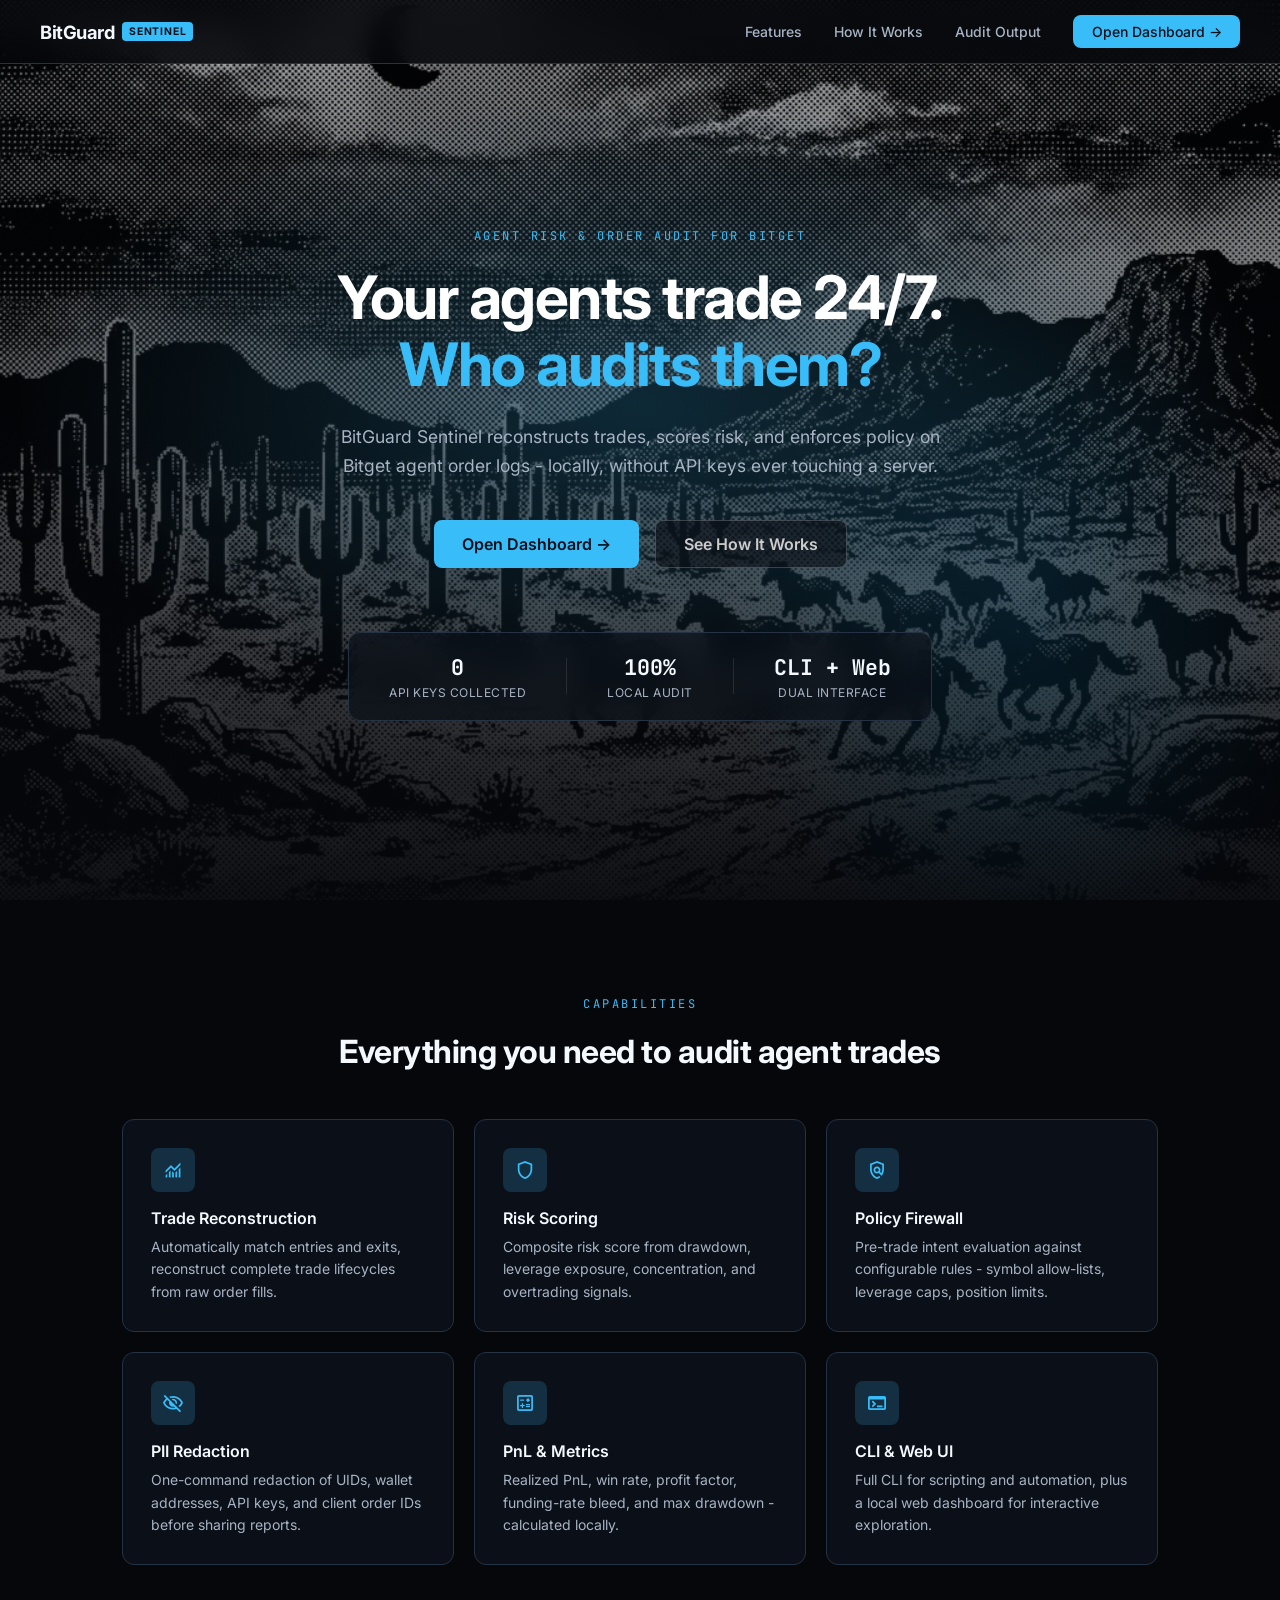
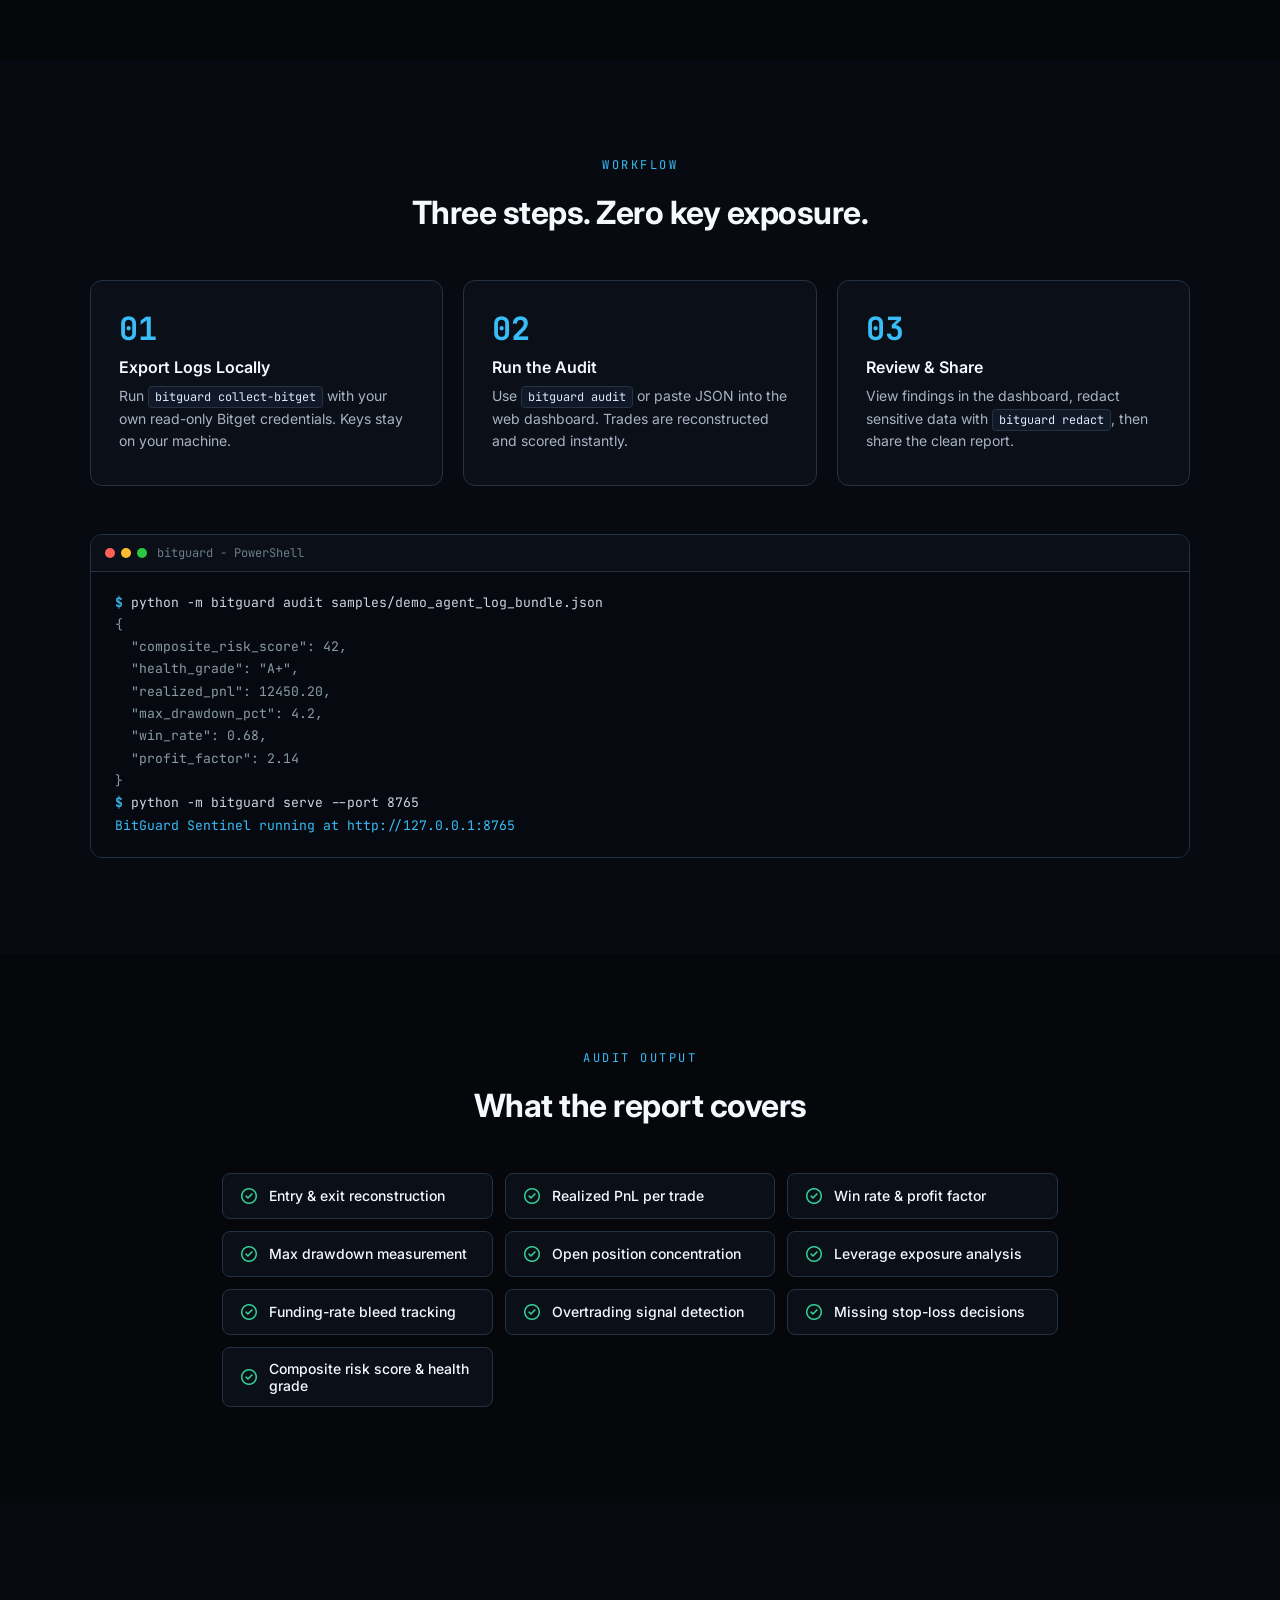
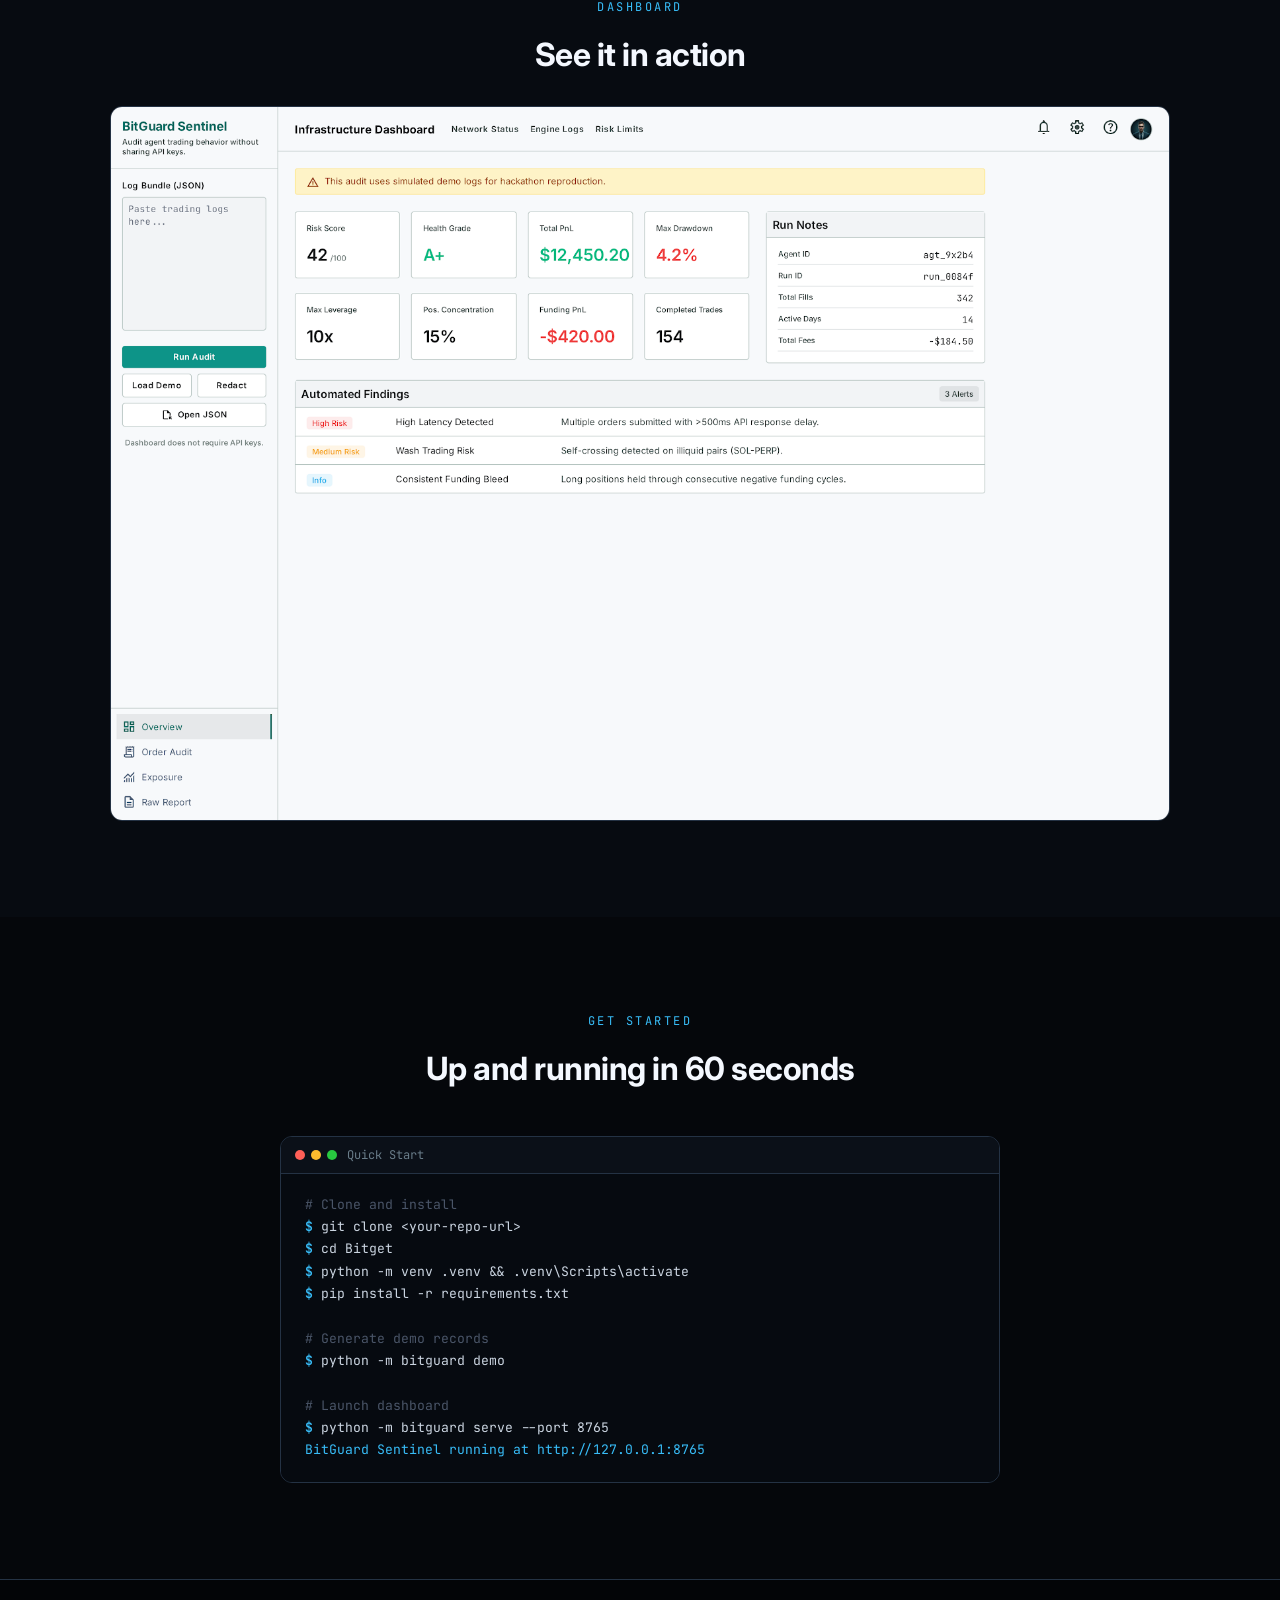
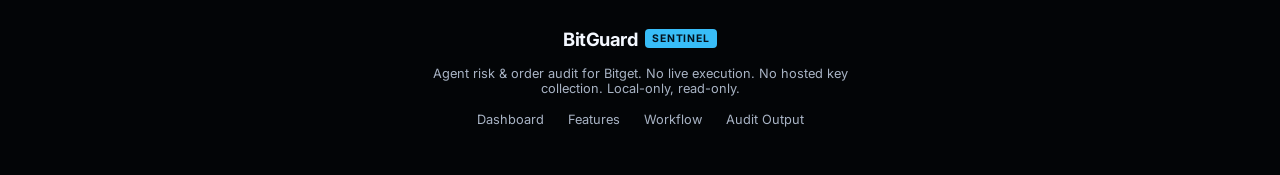
<file: index.html>
﻿<!DOCTYPE html>
<html lang="en">
<head>
    <meta charset="UTF-8">
    <meta name="viewport" content="width=device-width, initial-scale=1.0">
    <title>BitGuard Sentinel - Agent Risk & Order Audit</title>
    <meta name="description" content="Audit agent trading behavior on Bitget without sharing API keys. Reconstruct trades, calculate PnL, score risk, and enforce policy - all locally.">
    <link rel="preconnect" href="https://fonts.googleapis.com">
    <link rel="preconnect" href="https://fonts.gstatic.com" crossorigin>
    <link href="https://fonts.googleapis.com/css2?family=Inter:wght@400;500;600;700&family=JetBrains+Mono:wght@400;500&family=Material+Symbols+Outlined:wght@200..600&display=swap" rel="stylesheet">
    <link rel="stylesheet" href="/style.css">
</head>
<body>

    <!-- --- Navbar --- -->
    <nav class="navbar">
        <div class="logo">
            <span class="logo-text">BitGuard</span>
            <span class="logo-badge">SENTINEL</span>
        </div>
        <div class="nav-links">
            <a href="#features">Features</a>
            <a href="#how-it-works">How It Works</a>
            <a href="#audit">Audit Output</a>
            <a href="/dashboard" class="btn-primary">Open Dashboard &rarr;</a>
        </div>
        <button class="mobile-menu-btn" aria-label="Toggle menu">
            <span class="material-symbols-outlined">menu</span>
        </button>
    </nav>

    <!-- --- Mobile Nav Drawer --- -->
    <div class="mobile-nav">
        <a href="#features">Features</a>
        <a href="#how-it-works">How It Works</a>
        <a href="#audit">Audit Output</a>
        <a href="/dashboard" class="btn-primary" style="text-align:center">Open Dashboard &rarr;</a>
    </div>

    <!-- --- Hero --- -->
    <section class="hero">
        <div class="hero-bg-overlay"></div>
        <div class="hero-content">
            <div class="overline">AGENT RISK &amp; ORDER AUDIT FOR BITGET</div>
            <h1 class="headline">
                Your agents trade 24/7.<br>
                <span class="highlight">Who audits them?</span>
            </h1>
            <p class="subhead">
                BitGuard Sentinel reconstructs trades, scores risk, and enforces policy on Bitget agent order logs - locally, without API keys ever touching a server.
            </p>
            <div class="cta-group">
                <a href="/dashboard" class="btn-primary large">Open Dashboard &rarr;</a>
                <a href="#how-it-works" class="btn-secondary large">See How It Works</a>
            </div>
        </div>

        <!-- --- Floating Stats --- -->
        <div class="stats-bar">
            <div class="stat-item">
                <span class="stat-value">0</span>
                <span class="stat-label">API keys collected</span>
            </div>
            <div class="stat-divider"></div>
            <div class="stat-item">
                <span class="stat-value">100%</span>
                <span class="stat-label">Local audit</span>
            </div>
            <div class="stat-divider"></div>
            <div class="stat-item">
                <span class="stat-value">CLI + Web</span>
                <span class="stat-label">Dual interface</span>
            </div>
        </div>
    </section>

    <!-- --- Features --- -->
    <section id="features" class="features-section">
        <div class="section-header">
            <div class="overline">CAPABILITIES</div>
            <h2>Everything you need to audit agent trades</h2>
        </div>
        <div class="features-grid">
            <div class="feature-card">
                <div class="feature-icon">
                    <span class="material-symbols-outlined">monitoring</span>
                </div>
                <h3>Trade Reconstruction</h3>
                <p>Automatically match entries and exits, reconstruct complete trade lifecycles from raw order fills.</p>
            </div>
            <div class="feature-card">
                <div class="feature-icon">
                    <span class="material-symbols-outlined">shield</span>
                </div>
                <h3>Risk Scoring</h3>
                <p>Composite risk score from drawdown, leverage exposure, concentration, and overtrading signals.</p>
            </div>
            <div class="feature-card">
                <div class="feature-icon">
                    <span class="material-symbols-outlined">policy</span>
                </div>
                <h3>Policy Firewall</h3>
                <p>Pre-trade intent evaluation against configurable rules - symbol allow-lists, leverage caps, position limits.</p>
            </div>
            <div class="feature-card">
                <div class="feature-icon">
                    <span class="material-symbols-outlined">visibility_off</span>
                </div>
                <h3>PII Redaction</h3>
                <p>One-command redaction of UIDs, wallet addresses, API keys, and client order IDs before sharing reports.</p>
            </div>
            <div class="feature-card">
                <div class="feature-icon">
                    <span class="material-symbols-outlined">calculate</span>
                </div>
                <h3>PnL &amp; Metrics</h3>
                <p>Realized PnL, win rate, profit factor, funding-rate bleed, and max drawdown - calculated locally.</p>
            </div>
            <div class="feature-card">
                <div class="feature-icon">
                    <span class="material-symbols-outlined">terminal</span>
                </div>
                <h3>CLI &amp; Web UI</h3>
                <p>Full CLI for scripting and automation, plus a local web dashboard for interactive exploration.</p>
            </div>
        </div>
    </section>

    <!-- --- How It Works --- -->
    <section id="how-it-works" class="how-section">
        <div class="section-header">
            <div class="overline">WORKFLOW</div>
            <h2>Three steps. Zero key exposure.</h2>
        </div>
        <div class="steps-grid">
            <div class="step-card">
                <div class="step-number">01</div>
                <h3>Export Logs Locally</h3>
                <p>Run <code>bitguard collect-bitget</code> with your own read-only Bitget credentials. Keys stay on your machine.</p>
            </div>
            <div class="step-card">
                <div class="step-number">02</div>
                <h3>Run the Audit</h3>
                <p>Use <code>bitguard audit</code> or paste JSON into the web dashboard. Trades are reconstructed and scored instantly.</p>
            </div>
            <div class="step-card">
                <div class="step-number">03</div>
                <h3>Review &amp; Share</h3>
                <p>View findings in the dashboard, redact sensitive data with <code>bitguard redact</code>, then share the clean report.</p>
            </div>
        </div>

        <!-- --- Terminal Preview --- -->
        <div class="terminal-preview">
            <div class="terminal-header">
                <div class="terminal-dots">
                    <span class="dot red"></span>
                    <span class="dot yellow"></span>
                    <span class="dot green"></span>
                </div>
                <span class="terminal-title">bitguard - PowerShell</span>
            </div>
            <pre class="terminal-body"><span class="term-prompt">$</span> python -m bitguard audit samples/demo_agent_log_bundle.json
<span class="term-output">{
  "composite_risk_score": 42,
  "health_grade": "A+",
  "realized_pnl": 12450.20,
  "max_drawdown_pct": 4.2,
  "win_rate": 0.68,
  "profit_factor": 2.14
}</span>
<span class="term-prompt">$</span> python -m bitguard serve --port 8765
<span class="term-accent">BitGuard Sentinel running at http://127.0.0.1:8765</span></pre>
        </div>
    </section>

    <!-- --- Audit Output --- -->
    <section id="audit" class="audit-section">
        <div class="section-header">
            <div class="overline">AUDIT OUTPUT</div>
            <h2>What the report covers</h2>
        </div>
        <div class="audit-grid">
            <div class="audit-item">
                <span class="material-symbols-outlined ok">check_circle</span>
                <span>Entry &amp; exit reconstruction</span>
            </div>
            <div class="audit-item">
                <span class="material-symbols-outlined ok">check_circle</span>
                <span>Realized PnL per trade</span>
            </div>
            <div class="audit-item">
                <span class="material-symbols-outlined ok">check_circle</span>
                <span>Win rate &amp; profit factor</span>
            </div>
            <div class="audit-item">
                <span class="material-symbols-outlined ok">check_circle</span>
                <span>Max drawdown measurement</span>
            </div>
            <div class="audit-item">
                <span class="material-symbols-outlined ok">check_circle</span>
                <span>Open position concentration</span>
            </div>
            <div class="audit-item">
                <span class="material-symbols-outlined ok">check_circle</span>
                <span>Leverage exposure analysis</span>
            </div>
            <div class="audit-item">
                <span class="material-symbols-outlined ok">check_circle</span>
                <span>Funding-rate bleed tracking</span>
            </div>
            <div class="audit-item">
                <span class="material-symbols-outlined ok">check_circle</span>
                <span>Overtrading signal detection</span>
            </div>
            <div class="audit-item">
                <span class="material-symbols-outlined ok">check_circle</span>
                <span>Missing stop-loss decisions</span>
            </div>
            <div class="audit-item">
                <span class="material-symbols-outlined ok">check_circle</span>
                <span>Composite risk score &amp; health grade</span>
            </div>
        </div>
    </section>

    <!-- --- Dashboard Preview --- -->
    <section class="preview-section">
        <div class="section-header">
            <div class="overline">DASHBOARD</div>
            <h2>See it in action</h2>
        </div>
        <a href="/dashboard" class="preview-frame">
            <img src="/screen.png" alt="BitGuard Sentinel Dashboard" class="preview-img">
            <div class="preview-overlay">
                <span class="btn-primary large">Open Live Dashboard &rarr;</span>
            </div>
        </a>
    </section>

    <!-- --- Quick Start --- -->
    <section class="quickstart-section">
        <div class="section-header">
            <div class="overline">GET STARTED</div>
            <h2>Up and running in 60 seconds</h2>
        </div>
        <div class="terminal-preview">
            <div class="terminal-header">
                <div class="terminal-dots">
                    <span class="dot red"></span>
                    <span class="dot yellow"></span>
                    <span class="dot green"></span>
                </div>
                <span class="terminal-title">Quick Start</span>
            </div>
            <pre class="terminal-body"><span class="term-comment"># Clone and install</span>
<span class="term-prompt">$</span> git clone &lt;your-repo-url&gt;
<span class="term-prompt">$</span> cd Bitget
<span class="term-prompt">$</span> python -m venv .venv && .venv\Scripts\activate
<span class="term-prompt">$</span> pip install -r requirements.txt

<span class="term-comment"># Generate demo records</span>
<span class="term-prompt">$</span> python -m bitguard demo

<span class="term-comment"># Launch dashboard</span>
<span class="term-prompt">$</span> python -m bitguard serve --port 8765
<span class="term-accent">BitGuard Sentinel running at http://127.0.0.1:8765</span></pre>
        </div>
    </section>

    <!-- --- Footer --- -->
    <footer class="footer">
        <div class="footer-inner">
            <div class="footer-brand">
                <span class="logo-text">BitGuard</span>
                <span class="logo-badge">SENTINEL</span>
            </div>
            <p class="footer-tagline">Agent risk &amp; order audit for Bitget. No live execution. No hosted key collection. Local-only, read-only.</p>
            <div class="footer-links">
                <a href="/dashboard">Dashboard</a>
                <a href="#features">Features</a>
                <a href="#how-it-works">Workflow</a>
                <a href="#audit">Audit Output</a>
            </div>
        </div>
    </footer>

    <script>
        // Mobile menu toggle
        const menuBtn = document.querySelector('.mobile-menu-btn');
        const mobileNav = document.querySelector('.mobile-nav');
        menuBtn.addEventListener('click', () => {
            mobileNav.classList.toggle('open');
            const icon = menuBtn.querySelector('.material-symbols-outlined');
            icon.textContent = mobileNav.classList.contains('open') ? 'close' : 'menu';
        });
        // Close mobile nav on link click
        mobileNav.querySelectorAll('a').forEach(a => {
            a.addEventListener('click', () => {
                mobileNav.classList.remove('open');
                menuBtn.querySelector('.material-symbols-outlined').textContent = 'menu';
            });
        });

        // Smooth scroll for anchor links
        document.querySelectorAll('a[href^="#"]').forEach(anchor => {
            anchor.addEventListener('click', e => {
                const target = document.querySelector(anchor.getAttribute('href'));
                if (target) {
                    e.preventDefault();
                    target.scrollIntoView({ behavior: 'smooth', block: 'start' });
                }
            });
        });

        // Intersection Observer - fade-in sections on scroll
        const observer = new IntersectionObserver(entries => {
            entries.forEach(entry => {
                if (entry.isIntersecting) {
                    entry.target.classList.add('visible');
                }
            });
        }, { threshold: 0.12 });
        document.querySelectorAll('.feature-card, .step-card, .audit-item, .terminal-preview, .preview-frame').forEach(el => {
            el.classList.add('fade-target');
            observer.observe(el);
        });
    </script>
</body>
</html>
</file>
<file: style.css>
﻿/* â•â•â•â•â•â•â•â•â•â•â•â•â•â•â•â•â•â•â•â•â•â•â•â•â•â•â•â•â•â•â•â•â•â•â•â•â•â•â•â•â•â•â•â•â•â•â•â•â•â•â•â•â•â•â•
   BitGuard Sentinel â€” Landing Page Styles
   â•â•â•â•â•â•â•â•â•â•â•â•â•â•â•â•â•â•â•â•â•â•â•â•â•â•â•â•â•â•â•â•â•â•â•â•â•â•â•â•â•â•â•â•â•â•â•â•â•â•â•â•â•â•â• */

/* â”€â”€â”€ Tokens â”€â”€â”€ */
:root {
    --ink: #191c1e;
    --muted: #5c6670;
    --line: #d9e0e6;
    --paper: #f5f7f8;
    --panel: #ffffff;
    --soft: #eef3f5;
    --accent: #087f8c;
    --accent-dark: #06616b;
    --accent-glow: rgba(8, 127, 140, 0.15);
    --good: #10b981;
    --bad: #ef4444;
    --warn: #f59e0b;
    --radius: 8px;
    --radius-lg: 12px;
}

/* â”€â”€â”€ Reset â”€â”€â”€ */
*, *::before, *::after { box-sizing: border-box; margin: 0; padding: 0; }

html { scroll-behavior: smooth; }

body {
    font-family: Inter, ui-sans-serif, system-ui, -apple-system, sans-serif;
    color: var(--ink);
    background: var(--paper);
    -webkit-font-smoothing: antialiased;
    overflow-x: hidden;
}

a { color: inherit; text-decoration: none; }

code {
    font-family: 'JetBrains Mono', monospace;
    font-size: 0.85em;
    background: var(--soft);
    padding: 2px 6px;
    border-radius: 4px;
    border: 1px solid var(--line);
}

/* â•â•â•â•â•â•â•â•â•â•â•â•â•â•â•â•â•â•â•â•â•â•â•â•â•â•â•â•â•â•â•â•â•â•â•â•â•â•â•â•â•â•â•â•â•â•â•â•â•â•â•â•â•â•â•
   Navbar
   â•â•â•â•â•â•â•â•â•â•â•â•â•â•â•â•â•â•â•â•â•â•â•â•â•â•â•â•â•â•â•â•â•â•â•â•â•â•â•â•â•â•â•â•â•â•â•â•â•â•â•â•â•â•â• */
.navbar {
    position: fixed;
    top: 0; left: 0; right: 0;
    z-index: 100;
    display: flex;
    justify-content: space-between;
    align-items: center;
    padding: 0 2.5rem;
    height: 64px;
    background: rgba(255,255,255,0.85);
    backdrop-filter: blur(12px);
    -webkit-backdrop-filter: blur(12px);
    border-bottom: 1px solid var(--line);
}

.logo { display: flex; align-items: center; gap: 0.5rem; }

.logo-text { font-size: 1.15rem; font-weight: 700; letter-spacing: -0.5px; color: var(--ink); }

.logo-badge {
    background: var(--accent);
    color: #fff;
    font-size: 0.65rem;
    font-weight: 700;
    padding: 3px 7px;
    border-radius: 4px;
    letter-spacing: 0.8px;
}

.nav-links {
    display: flex;
    align-items: center;
    gap: 2rem;
}

.nav-links a {
    font-size: 0.875rem;
    font-weight: 500;
    color: var(--muted);
    transition: color 0.2s;
}
.nav-links a:hover { color: var(--ink); }

.mobile-menu-btn {
    display: none;
    background: none; border: none; cursor: pointer;
    color: var(--ink);
}

.mobile-nav {
    display: none;
    position: fixed;
    top: 64px; left: 0; right: 0;
    z-index: 99;
    background: var(--panel);
    border-bottom: 1px solid var(--line);
    flex-direction: column;
    padding: 1rem 2rem;
    gap: 1rem;
}
.mobile-nav a {
    font-size: 1rem; font-weight: 500; color: var(--muted);
    padding: 0.5rem 0;
}
.mobile-nav.open { display: flex; }

/* â•â•â•â•â•â•â•â•â•â•â•â•â•â•â•â•â•â•â•â•â•â•â•â•â•â•â•â•â•â•â•â•â•â•â•â•â•â•â•â•â•â•â•â•â•â•â•â•â•â•â•â•â•â•â•
   Buttons
   â•â•â•â•â•â•â•â•â•â•â•â•â•â•â•â•â•â•â•â•â•â•â•â•â•â•â•â•â•â•â•â•â•â•â•â•â•â•â•â•â•â•â•â•â•â•â•â•â•â•â•â•â•â•â• */
.btn-primary {
    display: inline-flex;
    align-items: center;
    gap: 0.25rem;
    background: var(--accent);
    color: #fff !important;
    font-weight: 600;
    font-size: 0.875rem;
    padding: 0.5rem 1.15rem;
    border-radius: var(--radius);
    border: none;
    cursor: pointer;
    transition: background 0.2s, transform 0.1s;
}
.btn-primary:hover { background: var(--accent-dark); transform: translateY(-1px); }

.btn-primary.large { padding: 0.8rem 1.75rem; font-size: 1rem; }

.btn-secondary {
    display: inline-flex;
    align-items: center;
    background: transparent;
    color: var(--ink);
    font-weight: 600;
    font-size: 0.875rem;
    padding: 0.5rem 1.15rem;
    border: 1px solid var(--line);
    border-radius: var(--radius);
    cursor: pointer;
    transition: border-color 0.2s, background 0.2s;
}
.btn-secondary:hover { border-color: var(--accent); background: var(--accent-glow); }

.btn-secondary.large { padding: 0.8rem 1.75rem; font-size: 1rem; }

/* â•â•â•â•â•â•â•â•â•â•â•â•â•â•â•â•â•â•â•â•â•â•â•â•â•â•â•â•â•â•â•â•â•â•â•â•â•â•â•â•â•â•â•â•â•â•â•â•â•â•â•â•â•â•â•
   Hero
   â•â•â•â•â•â•â•â•â•â•â•â•â•â•â•â•â•â•â•â•â•â•â•â•â•â•â•â•â•â•â•â•â•â•â•â•â•â•â•â•â•â•â•â•â•â•â•â•â•â•â•â•â•â•â• */
.hero {
    position: relative;
    min-height: 100vh;
    display: flex;
    flex-direction: column;
    justify-content: center;
    align-items: center;
    text-align: center;
    padding: 7rem 1.5rem 4rem;
    background: #0b1215;
    overflow: hidden;
}

.hero-bg-overlay {
    position: absolute;
    inset: 0;
    background:
        radial-gradient(ellipse 70% 50% at 50% 45%, rgba(8,127,140,0.18) 0%, transparent 70%),
        radial-gradient(ellipse 40% 60% at 80% 70%, rgba(8,127,140,0.08) 0%, transparent 60%);
    pointer-events: none;
}

.hero-content {
    position: relative;
    max-width: 760px;
    z-index: 1;
}

.overline {
    font-family: 'JetBrains Mono', monospace;
    font-size: 0.75rem;
    letter-spacing: 2.5px;
    color: var(--accent);
    margin-bottom: 1.25rem;
    text-transform: uppercase;
}

.headline {
    font-size: clamp(2.25rem, 5vw, 3.75rem);
    line-height: 1.12;
    font-weight: 700;
    letter-spacing: -1.5px;
    color: #fff;
    margin-bottom: 1.5rem;
}

.highlight { color: var(--accent); }

.subhead {
    font-size: 1.1rem;
    line-height: 1.65;
    color: #8a9ba6;
    max-width: 600px;
    margin: 0 auto 2.5rem;
}

.cta-group {
    display: flex;
    justify-content: center;
    gap: 1rem;
    flex-wrap: wrap;
}
.hero .btn-secondary { border-color: rgba(255,255,255,0.2); color: #ccc; }
.hero .btn-secondary:hover { border-color: var(--accent); color: #fff; }

/* â”€â”€â”€ Stats Bar â”€â”€â”€ */
.stats-bar {
    position: relative;
    z-index: 1;
    display: flex;
    align-items: center;
    justify-content: center;
    gap: 2.5rem;
    margin-top: 4rem;
    padding: 1.25rem 2.5rem;
    background: rgba(255,255,255,0.04);
    border: 1px solid rgba(255,255,255,0.08);
    border-radius: var(--radius-lg);
}

.stat-item { text-align: center; }

.stat-value {
    display: block;
    font-size: 1.35rem;
    font-weight: 700;
    color: #fff;
    font-family: 'JetBrains Mono', monospace;
}

.stat-label {
    display: block;
    font-size: 0.75rem;
    color: #6a7d8a;
    margin-top: 0.25rem;
    text-transform: uppercase;
    letter-spacing: 0.5px;
}

.stat-divider {
    width: 1px;
    height: 36px;
    background: rgba(255,255,255,0.1);
}

/* â•â•â•â•â•â•â•â•â•â•â•â•â•â•â•â•â•â•â•â•â•â•â•â•â•â•â•â•â•â•â•â•â•â•â•â•â•â•â•â•â•â•â•â•â•â•â•â•â•â•â•â•â•â•â•
   Section Shared
   â•â•â•â•â•â•â•â•â•â•â•â•â•â•â•â•â•â•â•â•â•â•â•â•â•â•â•â•â•â•â•â•â•â•â•â•â•â•â•â•â•â•â•â•â•â•â•â•â•â•â•â•â•â•â• */
.section-header {
    text-align: center;
    margin-bottom: 3rem;
}
.section-header .overline { color: var(--accent); }
.section-header h2 {
    font-size: clamp(1.5rem, 3vw, 2rem);
    font-weight: 700;
    letter-spacing: -0.5px;
    margin-top: 0.5rem;
    color: var(--ink);
}

/* â•â•â•â•â•â•â•â•â•â•â•â•â•â•â•â•â•â•â•â•â•â•â•â•â•â•â•â•â•â•â•â•â•â•â•â•â•â•â•â•â•â•â•â•â•â•â•â•â•â•â•â•â•â•â•
   Features
   â•â•â•â•â•â•â•â•â•â•â•â•â•â•â•â•â•â•â•â•â•â•â•â•â•â•â•â•â•â•â•â•â•â•â•â•â•â•â•â•â•â•â•â•â•â•â•â•â•â•â•â•â•â•â• */
.features-section {
    padding: 6rem 2rem;
    max-width: 1100px;
    margin: 0 auto;
}

.features-grid {
    display: grid;
    grid-template-columns: repeat(auto-fit, minmax(300px, 1fr));
    gap: 1.25rem;
}

.feature-card {
    background: var(--panel);
    border: 1px solid var(--line);
    border-radius: var(--radius-lg);
    padding: 1.75rem;
    transition: border-color 0.25s, box-shadow 0.25s;
}
.feature-card:hover {
    border-color: var(--accent);
    box-shadow: 0 0 0 3px var(--accent-glow);
}

.feature-icon {
    width: 44px; height: 44px;
    display: flex; align-items: center; justify-content: center;
    background: var(--accent-glow);
    border-radius: var(--radius);
    margin-bottom: 1rem;
    color: var(--accent);
}
.feature-icon .material-symbols-outlined { font-size: 22px; }

.feature-card h3 {
    font-size: 1rem;
    font-weight: 600;
    margin-bottom: 0.5rem;
}

.feature-card p {
    font-size: 0.875rem;
    line-height: 1.6;
    color: var(--muted);
}

/* â•â•â•â•â•â•â•â•â•â•â•â•â•â•â•â•â•â•â•â•â•â•â•â•â•â•â•â•â•â•â•â•â•â•â•â•â•â•â•â•â•â•â•â•â•â•â•â•â•â•â•â•â•â•â•
   How It Works
   â•â•â•â•â•â•â•â•â•â•â•â•â•â•â•â•â•â•â•â•â•â•â•â•â•â•â•â•â•â•â•â•â•â•â•â•â•â•â•â•â•â•â•â•â•â•â•â•â•â•â•â•â•â•â• */
.how-section {
    padding: 6rem 2rem;
    background: var(--soft);
}

.how-section .section-header,
.how-section .steps-grid,
.how-section .terminal-preview {
    max-width: 1100px;
    margin-left: auto;
    margin-right: auto;
}

.steps-grid {
    display: grid;
    grid-template-columns: repeat(auto-fit, minmax(260px, 1fr));
    gap: 1.25rem;
    margin-bottom: 3rem;
}

.step-card {
    background: var(--panel);
    border: 1px solid var(--line);
    border-radius: var(--radius-lg);
    padding: 2rem 1.75rem;
}

.step-number {
    font-family: 'JetBrains Mono', monospace;
    font-size: 2rem;
    font-weight: 700;
    color: var(--accent);
    margin-bottom: 0.75rem;
    line-height: 1;
}

.step-card h3 { font-size: 1rem; font-weight: 600; margin-bottom: 0.5rem; }
.step-card p { font-size: 0.875rem; line-height: 1.6; color: var(--muted); }

/* â”€â”€â”€ Terminal â”€â”€â”€ */
.terminal-preview {
    border-radius: var(--radius-lg);
    overflow: hidden;
    border: 1px solid #2a2f36;
    max-width: 720px;
    margin-left: auto;
    margin-right: auto;
}

.terminal-header {
    display: flex;
    align-items: center;
    gap: 10px;
    padding: 10px 14px;
    background: #1e2228;
}
.terminal-dots { display: flex; gap: 6px; }
.dot { width: 10px; height: 10px; border-radius: 50%; }
.dot.red { background: #ff5f57; }
.dot.yellow { background: #febc2e; }
.dot.green { background: #28c840; }
.terminal-title { font-size: 0.75rem; color: #6a7d8a; font-family: 'JetBrains Mono', monospace; }

.terminal-body {
    background: #11151a;
    color: #c7d2de;
    font-family: 'JetBrains Mono', monospace;
    font-size: 0.82rem;
    line-height: 1.7;
    padding: 1.25rem 1.5rem;
    overflow-x: auto;
}

.term-prompt { color: var(--accent); font-weight: 600; }
.term-output { color: #8a9ba6; }
.term-accent { color: var(--accent); }
.term-comment { color: #4a5568; }

/* â•â•â•â•â•â•â•â•â•â•â•â•â•â•â•â•â•â•â•â•â•â•â•â•â•â•â•â•â•â•â•â•â•â•â•â•â•â•â•â•â•â•â•â•â•â•â•â•â•â•â•â•â•â•â•
   Audit Output
   â•â•â•â•â•â•â•â•â•â•â•â•â•â•â•â•â•â•â•â•â•â•â•â•â•â•â•â•â•â•â•â•â•â•â•â•â•â•â•â•â•â•â•â•â•â•â•â•â•â•â•â•â•â•â• */
.audit-section {
    padding: 6rem 2rem;
    max-width: 900px;
    margin: 0 auto;
}

.audit-grid {
    display: grid;
    grid-template-columns: repeat(auto-fit, minmax(260px, 1fr));
    gap: 0.75rem;
}

.audit-item {
    display: flex;
    align-items: center;
    gap: 0.625rem;
    padding: 0.75rem 1rem;
    background: var(--panel);
    border: 1px solid var(--line);
    border-radius: var(--radius);
    font-size: 0.875rem;
    font-weight: 500;
}
.audit-item .ok { color: var(--good); font-size: 20px; }

/* â•â•â•â•â•â•â•â•â•â•â•â•â•â•â•â•â•â•â•â•â•â•â•â•â•â•â•â•â•â•â•â•â•â•â•â•â•â•â•â•â•â•â•â•â•â•â•â•â•â•â•â•â•â•â•
   Dashboard Preview
   â•â•â•â•â•â•â•â•â•â•â•â•â•â•â•â•â•â•â•â•â•â•â•â•â•â•â•â•â•â•â•â•â•â•â•â•â•â•â•â•â•â•â•â•â•â•â•â•â•â•â•â•â•â•â• */
.preview-section {
    padding: 6rem 2rem;
    background: var(--soft);
}

.preview-section .section-header { margin-bottom: 2rem; }

.preview-frame {
    display: block;
    position: relative;
    max-width: 1060px;
    margin: 0 auto;
    border-radius: var(--radius-lg);
    overflow: hidden;
    border: 1px solid var(--line);
    transition: box-shadow 0.3s;
}
.preview-frame:hover { box-shadow: 0 8px 40px rgba(0,0,0,0.1); }

.preview-img {
    width: 100%;
    height: auto;
    display: block;
}

.preview-overlay {
    position: absolute;
    inset: 0;
    display: flex;
    align-items: center;
    justify-content: center;
    background: rgba(0,0,0,0);
    transition: background 0.3s;
}
.preview-overlay .btn-primary { opacity: 0; transition: opacity 0.3s; }
.preview-frame:hover .preview-overlay { background: rgba(0,0,0,0.45); }
.preview-frame:hover .preview-overlay .btn-primary { opacity: 1; }

/* â•â•â•â•â•â•â•â•â•â•â•â•â•â•â•â•â•â•â•â•â•â•â•â•â•â•â•â•â•â•â•â•â•â•â•â•â•â•â•â•â•â•â•â•â•â•â•â•â•â•â•â•â•â•â•
   Quick Start
   â•â•â•â•â•â•â•â•â•â•â•â•â•â•â•â•â•â•â•â•â•â•â•â•â•â•â•â•â•â•â•â•â•â•â•â•â•â•â•â•â•â•â•â•â•â•â•â•â•â•â•â•â•â•â• */
.quickstart-section {
    padding: 6rem 2rem;
    max-width: 900px;
    margin: 0 auto;
}

/* â•â•â•â•â•â•â•â•â•â•â•â•â•â•â•â•â•â•â•â•â•â•â•â•â•â•â•â•â•â•â•â•â•â•â•â•â•â•â•â•â•â•â•â•â•â•â•â•â•â•â•â•â•â•â•
   Footer
   â•â•â•â•â•â•â•â•â•â•â•â•â•â•â•â•â•â•â•â•â•â•â•â•â•â•â•â•â•â•â•â•â•â•â•â•â•â•â•â•â•â•â•â•â•â•â•â•â•â•â•â•â•â•â• */
.footer {
    background: #0b1215;
    padding: 3rem 2rem;
}

.footer-inner {
    max-width: 1100px;
    margin: 0 auto;
    display: flex;
    flex-direction: column;
    align-items: center;
    gap: 1rem;
    text-align: center;
}

.footer-brand { display: flex; align-items: center; gap: 0.5rem; }

.footer-tagline { font-size: 0.8rem; color: #6a7d8a; max-width: 480px; }

.footer-links { display: flex; gap: 1.5rem; flex-wrap: wrap; justify-content: center; }
.footer-links a { font-size: 0.8rem; color: #6a7d8a; transition: color 0.2s; }
.footer-links a:hover { color: var(--accent); }

.footer .logo-text { color: #fff; }

/* â•â•â•â•â•â•â•â•â•â•â•â•â•â•â•â•â•â•â•â•â•â•â•â•â•â•â•â•â•â•â•â•â•â•â•â•â•â•â•â•â•â•â•â•â•â•â•â•â•â•â•â•â•â•â•
   Scroll Animations
   â•â•â•â•â•â•â•â•â•â•â•â•â•â•â•â•â•â•â•â•â•â•â•â•â•â•â•â•â•â•â•â•â•â•â•â•â•â•â•â•â•â•â•â•â•â•â•â•â•â•â•â•â•â•â• */
.fade-target {
    opacity: 0;
    transform: translateY(24px);
    transition: opacity 0.5s ease-out, transform 0.5s ease-out;
}
.fade-target.visible {
    opacity: 1;
    transform: translateY(0);
}

/* stagger children */
.features-grid .fade-target:nth-child(2) { transition-delay: 0.08s; }
.features-grid .fade-target:nth-child(3) { transition-delay: 0.16s; }
.features-grid .fade-target:nth-child(4) { transition-delay: 0.24s; }
.features-grid .fade-target:nth-child(5) { transition-delay: 0.32s; }
.features-grid .fade-target:nth-child(6) { transition-delay: 0.4s; }

.steps-grid .fade-target:nth-child(2) { transition-delay: 0.1s; }
.steps-grid .fade-target:nth-child(3) { transition-delay: 0.2s; }

/* â•â•â•â•â•â•â•â•â•â•â•â•â•â•â•â•â•â•â•â•â•â•â•â•â•â•â•â•â•â•â•â•â•â•â•â•â•â•â•â•â•â•â•â•â•â•â•â•â•â•â•â•â•â•â•
   Responsive
   â•â•â•â•â•â•â•â•â•â•â•â•â•â•â•â•â•â•â•â•â•â•â•â•â•â•â•â•â•â•â•â•â•â•â•â•â•â•â•â•â•â•â•â•â•â•â•â•â•â•â•â•â•â•â• */
@media (max-width: 768px) {
    .nav-links { display: none; }
    .mobile-menu-btn { display: block; }

    .navbar { padding: 0 1.25rem; }

    .stats-bar {
        flex-direction: column;
        gap: 1rem;
        padding: 1.5rem;
    }
    .stat-divider { width: 50px; height: 1px; }

    .features-grid,
    .steps-grid,
    .audit-grid {
        grid-template-columns: 1fr;
    }

    .terminal-body { font-size: 0.72rem; padding: 1rem; }
}
/* Integrated dark BitGuard theme */
:root {
    --ink: #f4f8ff;
    --muted: #a8b3c4;
    --line: #243244;
    --paper: #05070b;
    --panel: #0b1018;
    --soft: #101823;
    --accent: #38bdf8;
    --accent-dark: #0ea5e9;
    --accent-glow: rgba(56, 189, 248, 0.18);
    --good: #34d399;
    --bad: #fb7185;
    --warn: #fbbf24;
}
body { background: var(--paper); color: var(--ink); }
.navbar {
    background: rgba(5, 7, 11, 0.86);
    border-bottom-color: var(--line);
}
.logo-text,
.nav-links a:hover,
.mobile-menu-btn,
.section-header h2,
.feature-card h3,
.step-card h3,
.audit-item,
.btn-secondary { color: var(--ink); }
.logo-badge,
.btn-primary { color: #03111d !important; }
.mobile-nav,
.feature-card,
.step-card,
.audit-item,
.preview-frame { background: var(--panel); border-color: var(--line); }
.how-section,
.preview-section { background: #070b11; }
code { background: #111827; border-color: var(--line); color: #dbeafe; }
.hero {
    background: linear-gradient(180deg, rgba(5, 7, 11, 0.32), rgba(5, 7, 11, 0.96)), url('/bg.png') center/cover no-repeat, #05070b;
}
.hero-bg-overlay {
    background:
        radial-gradient(ellipse 70% 50% at 50% 45%, rgba(56, 189, 248, 0.20) 0%, transparent 70%),
        radial-gradient(ellipse 40% 60% at 80% 70%, rgba(14, 165, 233, 0.12) 0%, transparent 60%);
}
.subhead,
.feature-card p,
.step-card p,
.footer-tagline,
.footer-links a,
.nav-links a,
.mobile-nav a { color: var(--muted); }
.stats-bar { background: rgba(11, 16, 24, 0.72); border-color: var(--line); backdrop-filter: blur(14px); }
.stat-value,
.footer .logo-text { color: var(--ink); }
.stat-label { color: var(--muted); }
.btn-primary { background: var(--accent); }
.btn-primary:hover { background: #7dd3fc; }
.btn-secondary { border-color: var(--line); background: rgba(11, 16, 24, 0.66); }
.btn-secondary:hover { border-color: var(--accent); background: rgba(56, 189, 248, 0.12); }
.terminal-preview { border-color: var(--line); }
.terminal-header { background: #0b1018; border-bottom: 1px solid var(--line); }
.terminal-body { background: #060a10; color: #cbd5e1; }
.preview-frame:hover { box-shadow: 0 0 0 1px rgba(56, 189, 248, 0.35), 0 18px 60px rgba(14, 165, 233, 0.16); }
.footer { background: #030507; border-top: 1px solid var(--line); }
@media (max-width: 768px) {
    .mobile-nav { background: rgba(5, 7, 11, 0.96); }
}
</file>
